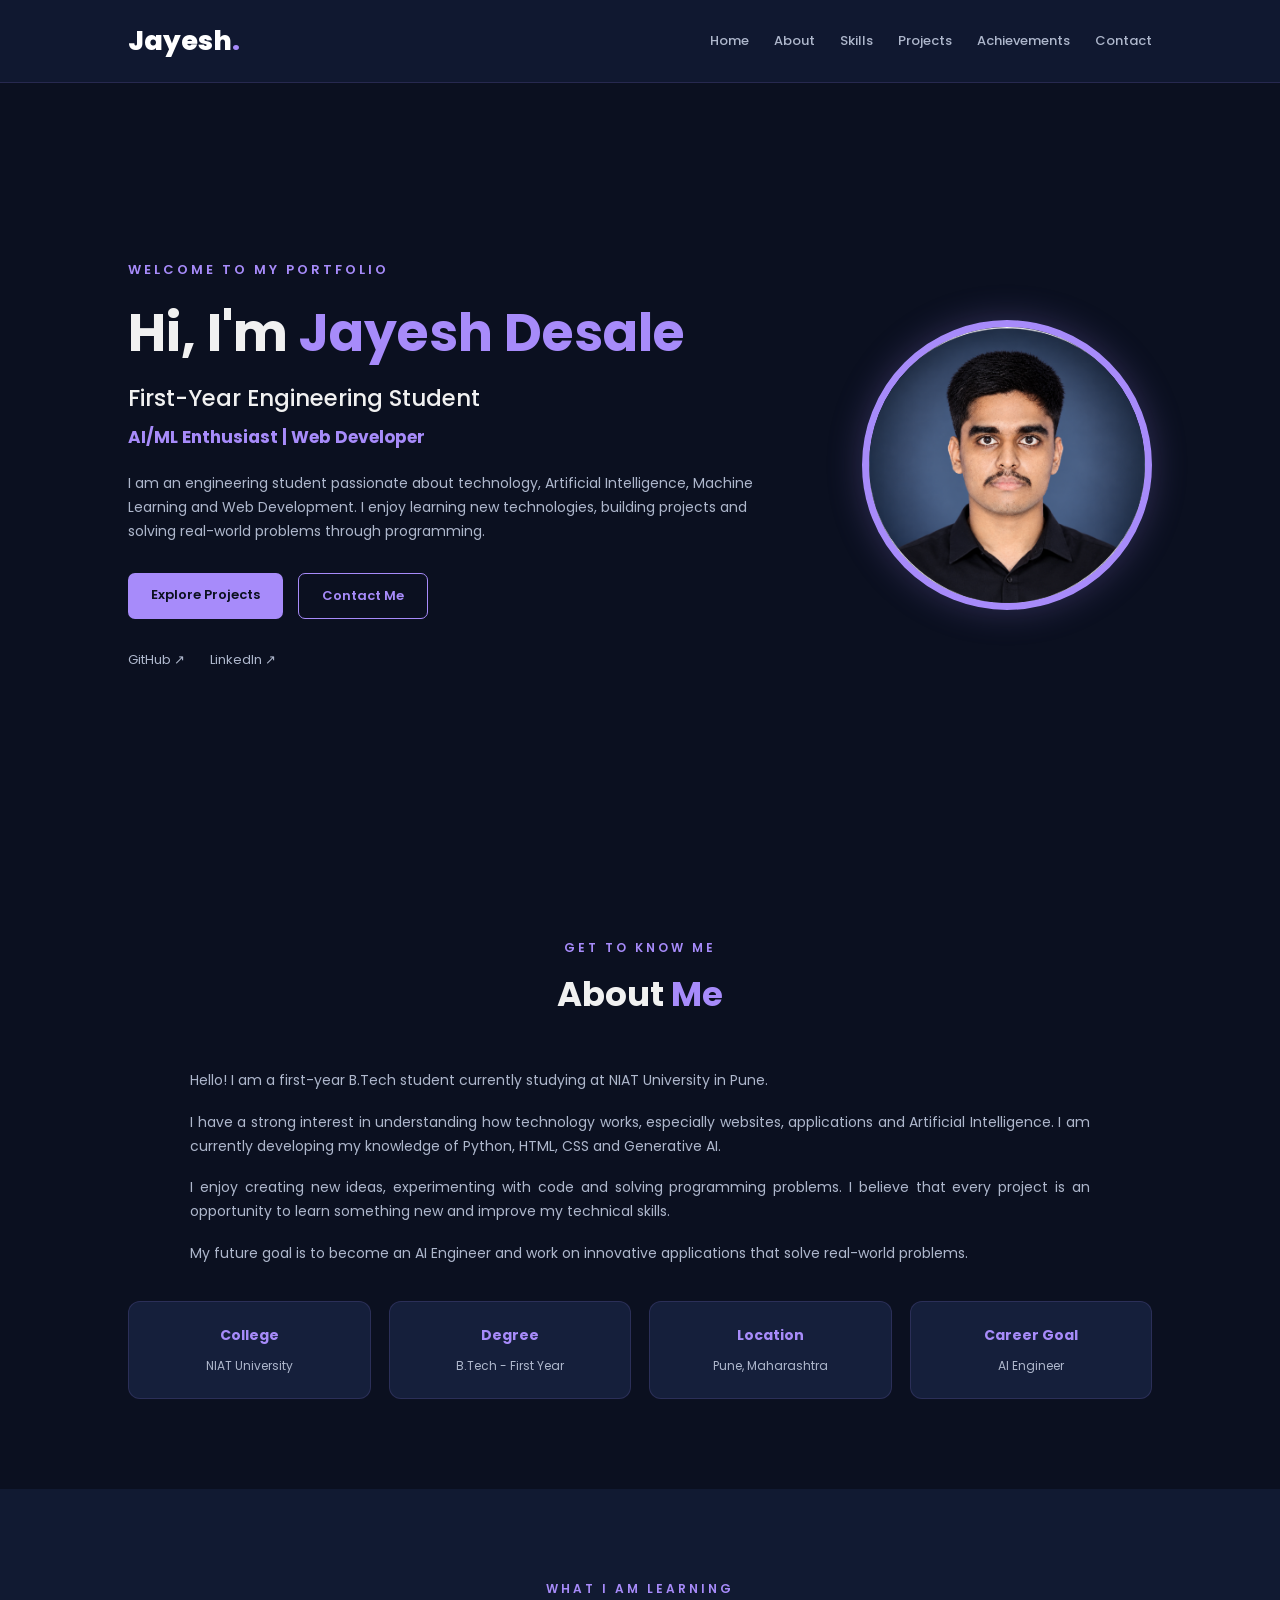
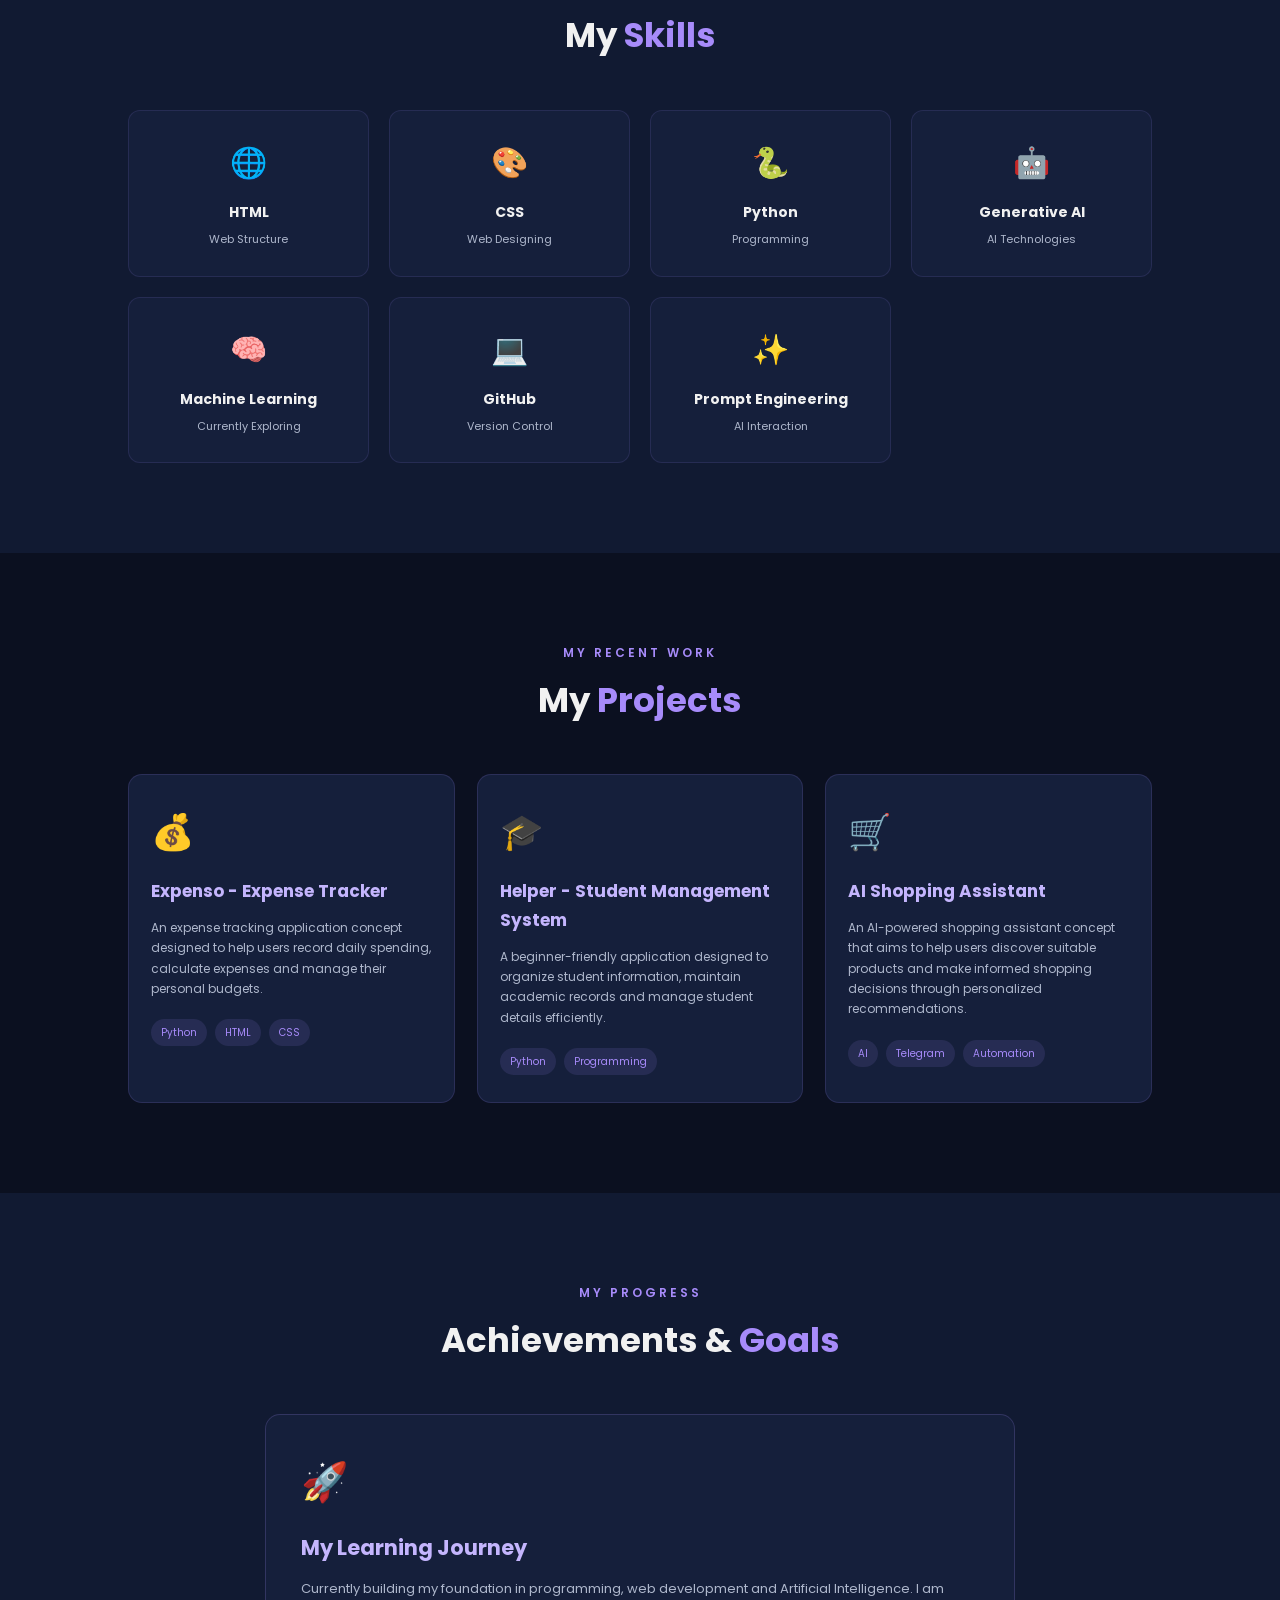
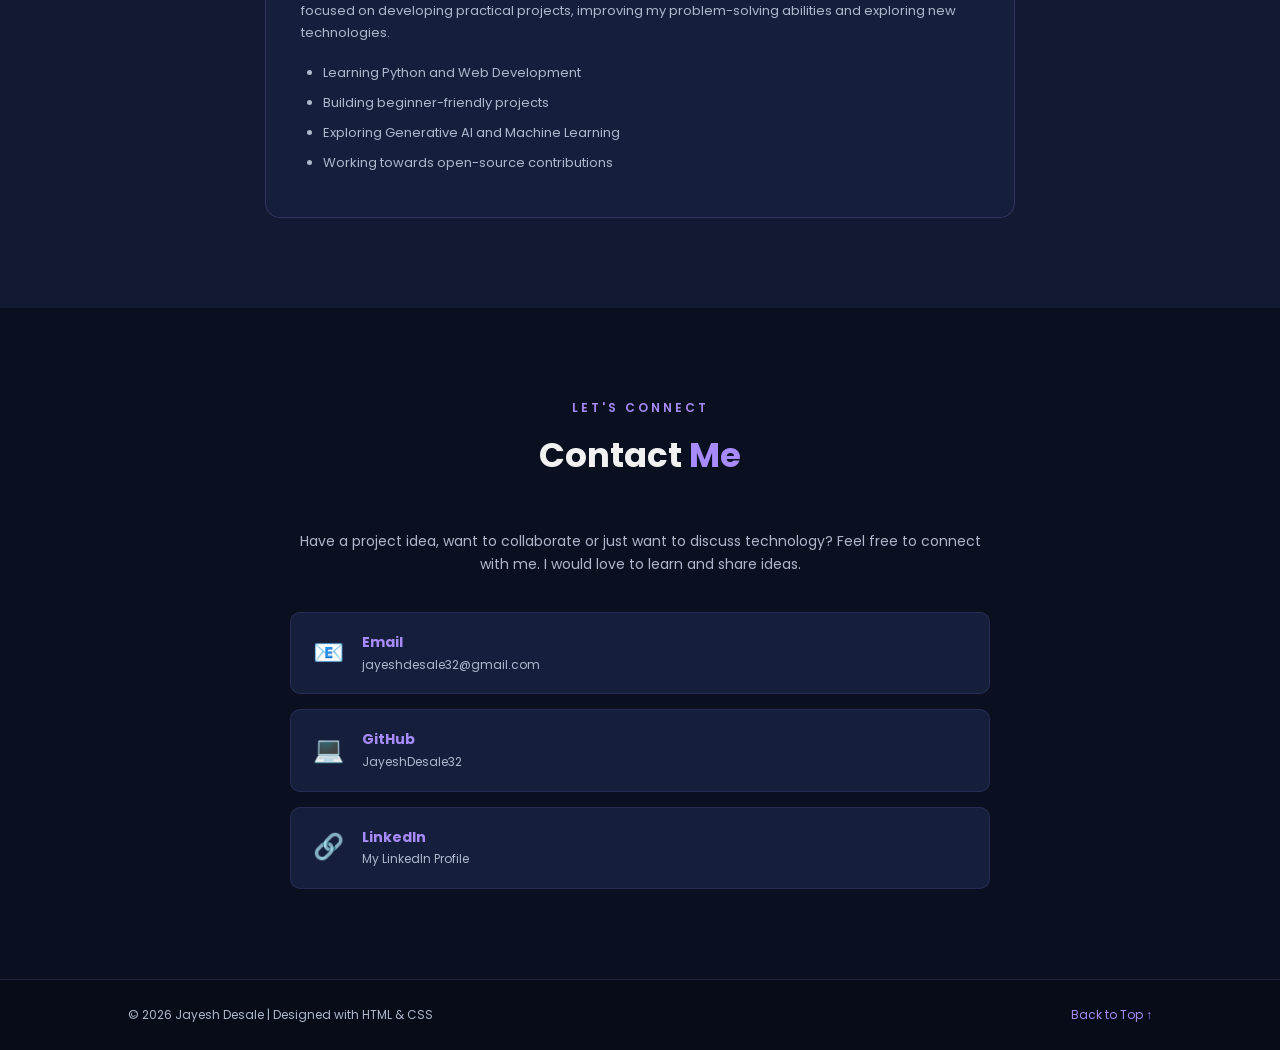
<file: index.html>
<DOCTYPE html>
<html lang="en">

<head>
    <meta charset="UTF-8">
    <meta name="viewport" content="width=device-width, initial-scale=1.0">

    <meta name="description" content="Jayesh Desale - First-Year B.Tech Student, AI/ML Enthusiast and Web Developer">

    <title>Jayesh Desale | Developer Portfolio</title>

    <link rel="stylesheet" href="style.css">
</head>

<body>

    <!-- Navigation -->
    <header>
        <a href="#home" class="logo">Jayesh<span>.</span></a>

        <nav>
            <a href="#home">Home</a>
            <a href="#about">About</a>
            <a href="#skills">Skills</a>
            <a href="#projects">Projects</a>
            <a href="#achievement">Achievements</a>
            <a href="#contact">Contact</a>
        </nav>
    </header>

    <main>

        <!-- Home Section -->
        <section class="hero" id="home">

            <div class="hero-content">

                <p class="intro">WELCOME TO MY PORTFOLIO</p>

                <h1>Hi, I'm <span>Jayesh Desale</span></h1>

                <h2>First-Year Engineering Student</h2>

                <h3>AI/ML Enthusiast | Web Developer</h3>

                <p class="hero-description">
                    I am an engineering student passionate about technology,
                    Artificial Intelligence, Machine Learning and Web Development.
                    I enjoy learning new technologies, building projects and
                    solving real-world problems through programming.
                </p>

                <div class="hero-buttons">
                    <a href="#projects" class="btn primary-btn">
                        Explore Projects
                    </a>

                    <a href="#contact" class="btn secondary-btn">
                        Contact Me
                    </a>
                </div>

                <div class="social-links">
                    <a href="https://github.com/JayeshDesale32"
                       target="_blank"
                       rel="noopener noreferrer">GitHub ↗</a>

                    <a href="https://www.linkedin.com/in/jayesh-desale-87a2b73b5/"
                       target="_blank"
                       rel="noopener noreferrer">LinkedIn ↗</a>
                </div>

            </div>

            <div class="hero-image">
                <img src="profile.jpg" alt="Jayesh Desale profile photo">
            </div>

        </section>


        <!-- About Section -->
        <section class="section" id="about">

            <div class="section-heading">
                <p>GET TO KNOW ME</p>
                <h2>About <span>Me</span></h2>
            </div>

            <div class="about-content">

                <p>
                    Hello! I am a first-year B.Tech student currently
                    studying at NIAT University in Pune.
                </p>

                <p>
                    I have a strong interest in understanding how technology
                    works, especially websites, applications and Artificial
                    Intelligence. I am currently developing my knowledge
                    of Python, HTML, CSS and Generative AI.
                </p>

                <p>
                    I enjoy creating new ideas, experimenting with code
                    and solving programming problems. I believe that every
                    project is an opportunity to learn something new and
                    improve my technical skills.
                </p>

                <p>
                    My future goal is to become an AI Engineer and work
                    on innovative applications that solve real-world problems.
                </p>

            </div>

            <div class="about-details">

                <div class="detail-card">
                    <h3>College</h3>
                    <p>NIAT University</p>
                </div>

                <div class="detail-card">
                    <h3>Degree</h3>
                    <p>B.Tech - First Year</p>
                </div>

                <div class="detail-card">
                    <h3>Location</h3>
                    <p>Pune, Maharashtra</p>
                </div>

                <div class="detail-card">
                    <h3>Career Goal</h3>
                    <p>AI Engineer</p>
                </div>

            </div>

        </section>


        <!-- Skills Section -->
        <section class="section skills-section" id="skills">

            <div class="section-heading">
                <p>WHAT I AM LEARNING</p>
                <h2>My <span>Skills</span></h2>
            </div>

            <div class="skills-grid">

                <div class="skill-card">
                    <span>🌐</span>
                    <h3>HTML</h3>
                    <p>Web Structure</p>
                </div>

                <div class="skill-card">
                    <span>🎨</span>
                    <h3>CSS</h3>
                    <p>Web Designing</p>
                </div>

                <div class="skill-card">
                    <span>🐍</span>
                    <h3>Python</h3>
                    <p>Programming</p>
                </div>

                <div class="skill-card">
                    <span>🤖</span>
                    <h3>Generative AI</h3>
                    <p>AI Technologies</p>
                </div>

                <div class="skill-card">
                    <span>🧠</span>
                    <h3>Machine Learning</h3>
                    <p>Currently Exploring</p>
                </div>

                <div class="skill-card">
                    <span>💻</span>
                    <h3>GitHub</h3>
                    <p>Version Control</p>
                </div>

                <div class="skill-card">
                    <span>✨</span>
                    <h3>Prompt Engineering</h3>
                    <p>AI Interaction</p>
                </div>

            </div>

        </section>


        <!-- Projects Section -->
        <section class="section" id="projects">

            <div class="section-heading">
                <p>MY RECENT WORK</p>
                <h2>My <span>Projects</span></h2>
            </div>

            <div class="projects-grid">

                <div class="project-card">
                    <div class="project-icon">💰</div>

                    <h3>Expenso - Expense Tracker</h3>

                    <p>
                        An expense tracking application concept designed
                        to help users record daily spending, calculate
                        expenses and manage their personal budgets.
                    </p>

                    <div class="project-tags">
                        <span>Python</span>
                        <span>HTML</span>
                        <span>CSS</span>
                    </div>
                </div>


                <div class="project-card">
                    <div class="project-icon">🎓</div>

                    <h3>Helper - Student Management System</h3>

                    <p>
                        A beginner-friendly application designed to
                        organize student information, maintain academic
                        records and manage student details efficiently.
                    </p>

                    <div class="project-tags">
                        <span>Python</span>
                        <span>Programming</span>
                    </div>
                </div>


                <div class="project-card">
                    <div class="project-icon">🛒</div>

                    <h3>AI Shopping Assistant</h3>

                    <p>
                        An AI-powered shopping assistant concept that
                        aims to help users discover suitable products
                        and make informed shopping decisions through
                        personalized recommendations.
                    </p>

                    <div class="project-tags">
                        <span>AI</span>
                        <span>Telegram</span>
                        <span>Automation</span>
                    </div>
                </div>

            </div>

        </section>


        <!-- Achievements Section -->
        <section class="section achievement-section" id="achievement">

            <div class="section-heading">
                <p>MY PROGRESS</p>
                <h2>Achievements & <span>Goals</span></h2>
            </div>

            <div class="achievement-card">

                <div class="achievement-icon">🚀</div>

                <h3>My Learning Journey</h3>

                <p>
                    Currently building my foundation in programming,
                    web development and Artificial Intelligence.
                    I am focused on developing practical projects,
                    improving my problem-solving abilities and
                    exploring new technologies.
                </p>

                <ul>
                    <li>Learning Python and Web Development</li>
                    <li>Building beginner-friendly projects</li>
                    <li>Exploring Generative AI and Machine Learning</li>
                    <li>Working towards open-source contributions</li>
                </ul>

            </div>

            <!-- Add verified awards and certificates here -->

        </section>


        <!-- Contact Section -->
        <section class="section contact-section" id="contact">

            <div class="section-heading">
                <p>LET'S CONNECT</p>
                <h2>Contact <span>Me</span></h2>
            </div>

            <div class="contact-content">

                <p>
                    Have a project idea, want to collaborate or just
                    want to discuss technology? Feel free to connect
                    with me. I would love to learn and share ideas.
                </p>

                <div class="contact-list">

                    <div class="contact-item">
                        <span>📧</span>
                        <div>
                            <h3>Email</h3>
                            <a href="mailto:jayeshdesale32@gmail.com">
                                jayeshdesale32@gmail.com
                            </a>
                        </div>
                    </div>

                    <div class="contact-item">
                        <span>💻</span>
                        <div>
                            <h3>GitHub</h3>
                            <a href="https://github.com/JayeshDesale32"
                               target="_blank"
                               rel="noopener noreferrer">
                                JayeshDesale32
                            </a>
                        </div>
                    </div>

                    <div class="contact-item">
                        <span>🔗</span>
                        <div>
                            <h3>LinkedIn</h3>
                            <a href="https://www.linkedin.com/in/jayesh-desale-87a2b73b5/"
                               target="_blank"
                               rel="noopener noreferrer">
                                My LinkedIn Profile
                            </a>
                        </div>
                    </div>

                </div>

            </div>

        </section>

    </main>


    <!-- Footer -->
    <footer>
        <p>© 2026 Jayesh Desale | Designed with HTML & CSS</p>
        <a href="#home">Back to Top ↑</a>
    </footer>

</body>
</html>
</file>
<file: style.css>
@import url('https://fonts.googleapis.com/css2?family=Poppins:wght@300;400;500;600;700;800&display=swap');

/* ===== Basic Settings ===== */

* {
    margin: 0;
    padding: 0;
    box-sizing: border-box;
    scroll-behavior: smooth;
}

:root {
    --bg-color: #0b1020;
    --secondary-bg: #111a32;
    --card-bg: #151f3b;
    --main-color: #a78bfa;
    --light-purple: #c4b5fd;
    --text-color: #f1f1f1;
    --secondary-text: #aeb7cc;
}

body {
    font-family: 'Poppins', sans-serif;
    background-color: var(--bg-color);
    color: var(--text-color);
    line-height: 1.7;
}

a {
    text-decoration: none;
    color: inherit;
}

section {
    padding: 90px 10%;
    scroll-margin-top: 75px;
}

/* ===== Navigation Bar ===== */

header {
    width: 100%;
    padding: 18px 10%;
    background: rgba(17, 26, 50, 0.95);
    backdrop-filter: blur(12px);

    display: flex;
    justify-content: space-between;
    align-items: center;

    position: sticky;
    top: 0;
    z-index: 100;
    border-bottom: 1px solid rgba(167, 139, 250, 0.15);
}

.logo {
    font-size: 27px;
    font-weight: 800;
    color: white;
}

.logo span {
    color: var(--main-color);
}

nav {
    display: flex;
    align-items: center;
    gap: 25px;
}

nav a {
    font-size: 13px;
    font-weight: 500;
    color: var(--secondary-text);
    transition: 0.3s;
}

nav a:hover {
    color: var(--main-color);
}

/* ===== Home Section ===== */

.hero {
    min-height: 85vh;

    display: flex;
    justify-content: space-between;
    align-items: center;
    gap: 50px;
}

.hero-content {
    max-width: 650px;
}

.intro {
    color: var(--main-color);
    letter-spacing: 3px;
    font-size: 13px;
    font-weight: 600;
    margin-bottom: 18px;
}

.hero h1 {
    font-size: clamp(32px, 5vw, 52px);
    line-height: 1.3;
    margin-bottom: 12px;
}

.hero h1 span {
    color: var(--main-color);
}

.hero h2 {
    font-size: 23px;
    font-weight: 500;
    margin-bottom: 5px;
}

.hero h3 {
    color: var(--main-color);
    font-size: 17px;
    margin-bottom: 20px;
}

.hero-description {
    color: var(--secondary-text);
    font-size: 14px;
    margin-bottom: 30px;
}

/* ===== Buttons ===== */

.hero-buttons {
    display: flex;
    flex-wrap: wrap;
    gap: 15px;
}

.btn {
    display: inline-block;
    padding: 11px 23px;
    border-radius: 7px;
    font-size: 13px;
    font-weight: 600;
    transition: 0.3s;
}

.primary-btn {
    background: var(--main-color);
    color: #0b1020;
}

.primary-btn:hover {
    background: #8b5cf6;
    color: white;
    transform: translateY(-3px);
}

.secondary-btn {
    border: 1px solid var(--main-color);
    color: var(--main-color);
}

.secondary-btn:hover {
    background: var(--main-color);
    color: #0b1020;
    transform: translateY(-3px);
}

/* ===== Social Links ===== */

.social-links {
    display: flex;
    gap: 25px;
    margin-top: 30px;
}

.social-links a {
    color: var(--secondary-text);
    font-size: 13px;
    transition: 0.3s;
}

.social-links a:hover {
    color: var(--main-color);
}

/* ===== Profile Image ===== */

.hero-image {
    flex-shrink: 0;
}

.hero-image img {
    width: 290px;
    height: 290px;
    object-fit: cover;
    border-radius: 50%;
    border: 7px solid var(--main-color);
    box-shadow: 0 0 35px rgba(167, 139, 250, 0.25);
}

/* ===== Common Section Heading ===== */

.section-heading {
    text-align: center;
    margin-bottom: 45px;
}

.section-heading p {
    color: var(--main-color);
    font-size: 12px;
    letter-spacing: 3px;
    font-weight: 600;
}

.section-heading h2 {
    font-size: 34px;
    margin-top: 8px;
}

.section-heading h2 span {
    color: var(--main-color);
}

/* ===== About Section ===== */

.about-content {
    max-width: 900px;
    margin: auto;
}

.about-content p {
    color: var(--secondary-text);
    font-size: 14px;
    margin-bottom: 18px;
    text-align: justify;
}

.about-details {
    display: grid;
    grid-template-columns: repeat(4, 1fr);
    gap: 18px;
    margin-top: 35px;
}

.detail-card {
    background: var(--card-bg);
    padding: 22px 15px;
    text-align: center;
    border-radius: 12px;
    border: 1px solid rgba(167, 139, 250, 0.15);
    transition: 0.3s;
}

.detail-card:hover {
    transform: translateY(-5px);
    border-color: var(--main-color);
}

.detail-card h3 {
    color: var(--main-color);
    font-size: 14px;
    margin-bottom: 8px;
}

.detail-card p {
    color: var(--secondary-text);
    font-size: 12px;
}

/* ===== Skills Section ===== */

.skills-section {
    background: var(--secondary-bg);
}

.skills-grid {
    display: grid;
    grid-template-columns: repeat(4, 1fr);
    gap: 20px;
}

.skill-card {
    background: var(--card-bg);
    border: 1px solid rgba(167, 139, 250, 0.12);
    border-radius: 12px;
    padding: 27px 15px;
    text-align: center;
    transition: 0.3s;
}

.skill-card:hover {
    transform: translateY(-7px);
    border-color: var(--main-color);
    box-shadow: 0 8px 25px rgba(167, 139, 250, 0.12);
}

.skill-card span {
    font-size: 30px;
}

.skill-card h3 {
    font-size: 14px;
    margin: 12px 0 5px;
}

.skill-card p {
    font-size: 11px;
    color: var(--secondary-text);
}

/* ===== Projects Section ===== */

.projects-grid {
    display: grid;
    grid-template-columns: repeat(3, 1fr);
    gap: 22px;
}

.project-card {
    background: var(--card-bg);
    padding: 27px 22px;
    border-radius: 14px;
    border: 1px solid rgba(167, 139, 250, 0.15);
    transition: 0.3s;
}

.project-card:hover {
    transform: translateY(-8px);
    border-color: var(--main-color);
    box-shadow: 0 10px 30px rgba(0, 0, 0, 0.25);
}

.project-icon {
    font-size: 35px;
    margin-bottom: 15px;
}

.project-card h3 {
    color: var(--light-purple);
    font-size: 17px;
    margin-bottom: 12px;
}

.project-card p {
    color: var(--secondary-text);
    font-size: 12px;
    margin-bottom: 20px;
}

.project-tags {
    display: flex;
    flex-wrap: wrap;
    gap: 8px;
}

.project-tags span {
    background: rgba(167, 139, 250, 0.12);
    color: var(--main-color);
    padding: 5px 10px;
    border-radius: 20px;
    font-size: 10px;
}

/* ===== Achievements Section ===== */

.achievement-section {
    background: var(--secondary-bg);
}

.achievement-card {
    max-width: 750px;
    margin: auto;
    padding: 35px;
    border-radius: 15px;
    background: var(--card-bg);
    border: 1px solid rgba(167, 139, 250, 0.2);
}

.achievement-icon {
    font-size: 38px;
    margin-bottom: 15px;
}

.achievement-card h3 {
    color: var(--light-purple);
    font-size: 21px;
    margin-bottom: 12px;
}

.achievement-card p,
.achievement-card li {
    color: var(--secondary-text);
    font-size: 13px;
}

.achievement-card ul {
    padding-left: 22px;
    margin-top: 18px;
}

.achievement-card li {
    margin-bottom: 8px;
}

/* ===== Contact Section ===== */

.contact-content {
    max-width: 700px;
    margin: auto;
}

.contact-content > p {
    text-align: center;
    color: var(--secondary-text);
    font-size: 14px;
    margin-bottom: 35px;
}

.contact-list {
    display: grid;
    gap: 15px;
}

.contact-item {
    display: flex;
    align-items: center;
    gap: 18px;
    background: var(--card-bg);
    padding: 18px 22px;
    border-radius: 10px;
    border: 1px solid rgba(167, 139, 250, 0.12);
    transition: 0.3s;
}

.contact-item:hover {
    border-color: var(--main-color);
    transform: translateX(5px);
}

.contact-item > span {
    font-size: 25px;
}

.contact-item h3 {
    font-size: 14px;
    color: var(--main-color);
}

.contact-item a {
    color: var(--secondary-text);
    font-size: 12px;
    overflow-wrap: anywhere;
}

.contact-item a:hover {
    color: white;
}

/* ===== Footer ===== */

footer {
    background: #080c18;
    border-top: 1px solid rgba(167, 139, 250, 0.15);
    padding: 25px 10%;

    display: flex;
    justify-content: space-between;
    align-items: center;
    gap: 15px;
}

footer p {
    color: var(--secondary-text);
    font-size: 12px;
}

footer a {
    color: var(--main-color);
    font-size: 12px;
}

footer a:hover {
    color: white;
}

/* ===== Responsive Design ===== */

@media (max-width: 1000px) {

    header {
        padding: 18px 5%;
    }

    nav {
        gap: 14px;
    }

    nav a {
        font-size: 11px;
    }

    section {
        padding: 75px 6%;
    }

    .skills-grid {
        grid-template-columns: repeat(3, 1fr);
    }

    .projects-grid {
        grid-template-columns: repeat(2, 1fr);
    }
}

@media (max-width: 700px) {

    header {
        flex-direction: column;
        gap: 12px;
        padding: 15px 5%;
    }

    nav {
        justify-content: center;
        flex-wrap: wrap;
        gap: 12px 18px;
    }

    nav a {
        font-size: 12px;
    }

    .hero {
        flex-direction: column-reverse;
        text-align: center;
        justify-content: center;
        padding-top: 60px;
        gap: 30px;
    }

    .hero-image img {
        width: 210px;
        height: 210px;
    }

    .hero-buttons,
    .social-links {
        justify-content: center;
    }

    .hero h1 {
        font-size: 35px;
    }

    .hero h2 {
        font-size: 19px;
    }

    .hero h3 {
        font-size: 15px;
    }

    .about-details {
        grid-template-columns: repeat(2, 1fr);
    }

    .skills-grid {
        grid-template-columns: repeat(2, 1fr);
    }

    .projects-grid {
        grid-template-columns: 1fr;
    }

    .section-heading h2 {
        font-size: 28px;
    }

    footer {
        flex-direction: column;
        text-align: center;
    }
}

@media (max-width: 380px) {

    .hero-image img {
        width: 175px;
        height: 175px;
    }

    .about-details,
    .skills-grid {
        grid-template-columns: 1fr;
    }

    .hero h1 {
        font-size: 29px;
    }

    section {
        padding: 60px 5%;
    }
}
</file>
